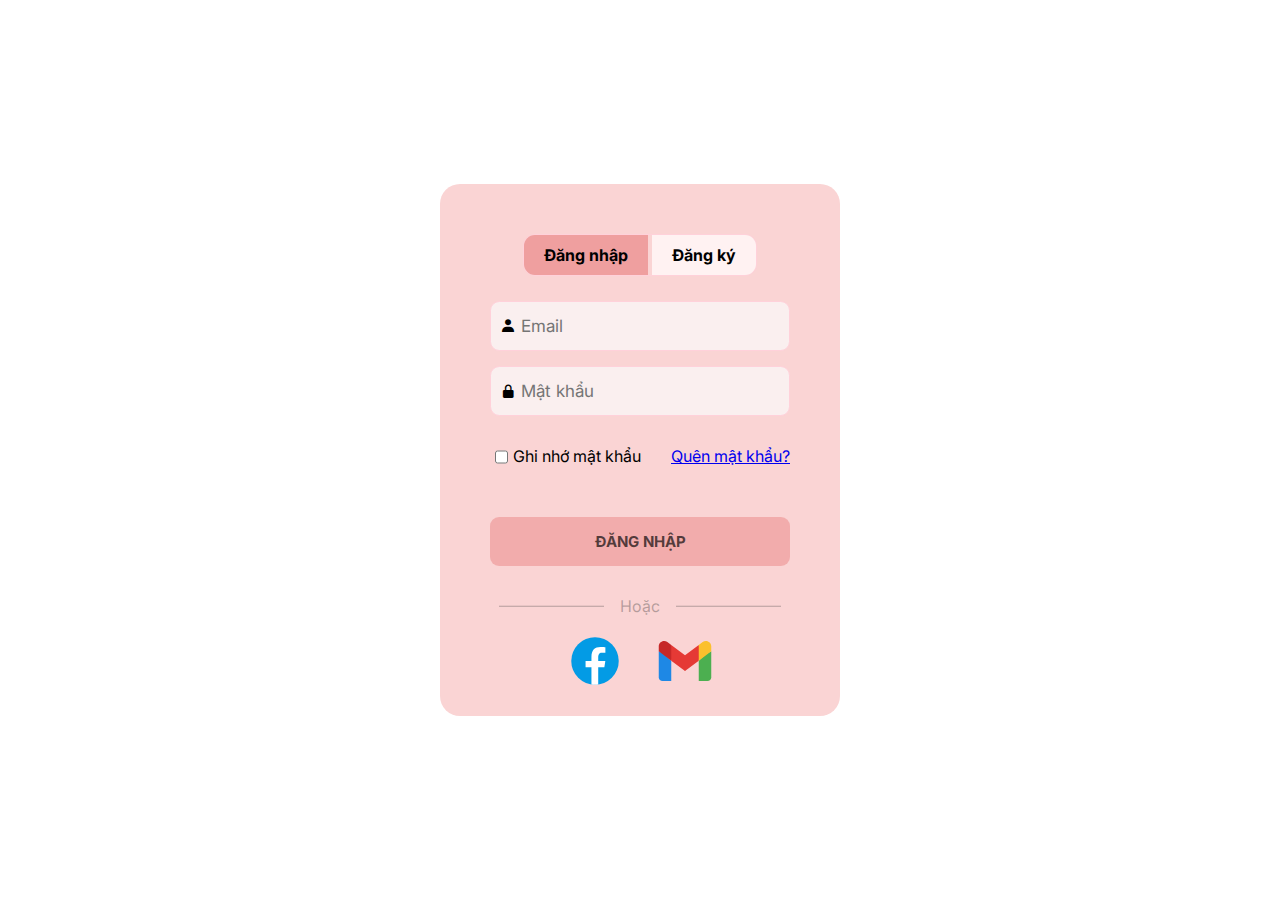
<file: sign-in_sign-up/index.html>
<!DOCTYPE html>
<html lang="en">
<head>
    <meta charset="UTF-8">
    <meta name="viewport" content="width=device-width, initial-scale=1.0">
    <title></title>
    <link rel="stylesheet" href="main.css">

    <link href='https://unpkg.com/boxicons@2.1.4/css/boxicons.min.css' rel='stylesheet'>

    <link rel="preconnect" href="https://fonts.googleapis.com">
    <link rel="preconnect" href="https://fonts.gstatic.com" crossorigin>
    <link href="https://fonts.googleapis.com/css2?family=Inter:wght@400;500;600;700&family=Slackey&display=swap" rel="stylesheet">
</head>
<body>
    <form class="form">
        <div class="tabs">
            <tab class="tab active" data-target="login-form">Đăng nhập</tab>
            <tab class="tab" data-target="register-form">Đăng ký</tab>
        </div>
    
        <div class="form-contents">
            <!--dang nhap-->
            <div class="login-form" id="login-form">
                <div class="text-field">
                    <i class="bx bxs-user"></i>
                    <input type="text" placeholder="Email" required>
                </div>
            
                <div class="text-field">
                    <input type="password" placeholder="Mật khẩu" required>
                    <i class="bx bxs-lock-alt"></i>
                </div>
                
                <div class="remember-forgot">
                    <label><input type="checkbox"><p>Ghi nhớ mật khẩu</p></label>
                    <a href=#>Quên mật khẩu?</a>
                </div>

                <button type="submit" class="btn">ĐĂNG NHẬP</button>
                <div class="register-link">
                    <p>
                        Hoặc
                    </p>
                </div>
                <div class="social-media-icons">
                    <a href="#" aria-label="Facebook">
                        <svg xmlns="http://www.w3.org/2000/svg" x="0px" y="0px" width="100" height="100" viewBox="0 0 48 48">
                            <path fill="#039be5" d="M24 5A19 19 0 1 0 24 43A19 19 0 1 0 24 5Z"></path><path fill="#fff" d="M26.572,29.036h4.917l0.772-4.995h-5.69v-2.73c0-2.075,0.678-3.915,2.619-3.915h3.119v-4.359c-0.548-0.074-1.707-0.236-3.897-0.236c-4.573,0-7.254,2.415-7.254,7.917v3.323h-4.701v4.995h4.701v13.729C22.089,42.905,23.032,43,24,43c0.875,0,1.729-0.08,2.572-0.194V29.036z"></path>
                        </svg>
                    </a>
                    <a href="#" aria-label="Gmail">
                        <svg xmlns="http://www.w3.org/2000/svg" x="0px" y="0px" width="100" height="100" viewBox="0 0 48 48">
                            <path fill="#4caf50" d="M45,16.2l-5,2.75l-5,4.75L35,40h7c1.657,0,3-1.343,3-3V16.2z"></path><path fill="#1e88e5" d="M3,16.2l3.614,1.71L13,23.7V40H6c-1.657,0-3-1.343-3-3V16.2z"></path><polygon fill="#e53935" points="35,11.2 24,19.45 13,11.2 12,17 13,23.7 24,31.95 35,23.7 36,17"></polygon><path fill="#c62828" d="M3,12.298V16.2l10,7.5V11.2L9.876,8.859C9.132,8.301,8.228,8,7.298,8h0C4.924,8,3,9.924,3,12.298z"></path><path fill="#fbc02d" d="M45,12.298V16.2l-10,7.5V11.2l3.124-2.341C38.868,8.301,39.772,8,40.702,8h0 C43.076,8,45,9.924,45,12.298z"></path>
                        </svg>
                    </a>
                </div>
            </div>
    
            <!--dang ky-->
            <div class="register-form" id="register-form" style="display: none;">
                <div class="text-field">
                    <input type="text" placeholder="Họ tên" required>
                    <i class="bx bxs-user"></i>    
                </div>


                <div class="text-field">
                    <input type="text" placeholder="Email" required>
                    <i class="bx bxl-gmail"></i>    
                </div>

            
                <div class="text-field">
                    <input type="text" placeholder="Mật khẩu" required>
                    <i class="bx bxs-lock-alt"></i>    
                </div>
                
                <div class="text-field">
                    <input type="text" placeholder="Nhập lại mật khẩu" required>
                    <i class="bx bxs-lock-alt"></i>    
                </div>

                <div class="already-have">
                    <p>Đã có tài khoản?</p>
                    <a href=#>Đăng nhập</a>
                </div>

                <button type="submit" class="btn">ĐĂNG KÝ</button>
                
                <div class="register-link">
                    <p>
                        Hoặc
                    </p>
                </div>
                <div class="social-media-icons">
                    <a href="#" aria-label="Facebook">
                        <svg xmlns="http://www.w3.org/2000/svg" x="0px" y="0px" width="100" height="100" viewBox="0 0 48 48">
                            <path fill="#039be5" d="M24 5A19 19 0 1 0 24 43A19 19 0 1 0 24 5Z"></path><path fill="#fff" d="M26.572,29.036h4.917l0.772-4.995h-5.69v-2.73c0-2.075,0.678-3.915,2.619-3.915h3.119v-4.359c-0.548-0.074-1.707-0.236-3.897-0.236c-4.573,0-7.254,2.415-7.254,7.917v3.323h-4.701v4.995h4.701v13.729C22.089,42.905,23.032,43,24,43c0.875,0,1.729-0.08,2.572-0.194V29.036z"></path>
                        </svg>
                    </a>
                    <a href="#" aria-label="Gmail">
                        <svg xmlns="http://www.w3.org/2000/svg" x="0px" y="0px" width="100" height="100" viewBox="0 0 48 48">
                            <path fill="#4caf50" d="M45,16.2l-5,2.75l-5,4.75L35,40h7c1.657,0,3-1.343,3-3V16.2z"></path><path fill="#1e88e5" d="M3,16.2l3.614,1.71L13,23.7V40H6c-1.657,0-3-1.343-3-3V16.2z"></path><polygon fill="#e53935" points="35,11.2 24,19.45 13,11.2 12,17 13,23.7 24,31.95 35,23.7 36,17"></polygon><path fill="#c62828" d="M3,12.298V16.2l10,7.5V11.2L9.876,8.859C9.132,8.301,8.228,8,7.298,8h0C4.924,8,3,9.924,3,12.298z"></path><path fill="#fbc02d" d="M45,12.298V16.2l-10,7.5V11.2l3.124-2.341C38.868,8.301,39.772,8,40.702,8h0 C43.076,8,45,9.924,45,12.298z"></path>
                        </svg>
                    </a>
                </div>
            </div>
        </div>
    </form>
    <script src="tabs.js"></script>
</body>
</html>
</file>
<file: sign-in_sign-up/main.css>
@import url("http://fonts.googleapis.com/css2?family=Inter:wght@300;400;500;600;700;800;900&display=swap");

* {
    margin: 0;
    padding: 0;
    box-sizing: border-box;
    font-family: "Inter", sans-serif;
}

body {
    display: flex;
    justify-content: center;
    align-items: center;
    min-height: 100vh;
    background: rgb(255, 255, 255);
}


.form {
    padding: 50px 50px 20px 50px;
    display: flex;
    flex-direction: column; 
    align-items: center;
    border-radius: 20px;
    background-color: #FAD4D4;
    border-width: 3px;
    height: max-content;
    width: -webkit-max-content;
    width: max-content;
    gap: 15px;
}

.form-contents input {
    display: block; 
    margin-bottom: 10px; 
    border-radius: 9.28px;
    align-items: center;
    justify-content: center;
    width: 300px;
    height: 50px;
    background: #FFD1DA;
    margin: 10px 0 15px 0;
    position: relative;
    font-size: 17px;
}


.form-contents input {
    display: block; 
    margin-bottom: 10px; 
    border-radius: 9.28px;
    align-items: center;
    justify-content: center;
    width: 300px;
    height: 50px;
    background: #FAEFEF;
    margin: 10px 0 15px 0;
    position: relative;
    font-size: 17px;
}

.remember-forgot {
    padding-bottom: 5px;
    display: flex;
    align-items: center;
    justify-content: space-between;
    flex-basis: auto;
    white-space: nowrap; 
}

.remember-forgot label {
    display: flex;
    align-items: center;
    width: -webkit-max-content;
    width: max-content;
    width: 10px;
}

.remember-forgot input[type="checkbox"] {
    margin: 1.4px 5px 0;
    font-family: 'Inter', sans-serif;
    font-weight: 400;
}

.remember-forgot p {
    width: auto;
}

.already-have {
    display: flex;
    align-items: center;
    padding-top: 10px;
}

.already-have p {
    margin-right: 10px;
    margin-left: 40px;
}

.already-have a {
    white-space: nowrap;
}


.form-contents .btn {
    display: flex;
    justify-content: center;
    align-items: center;
    padding: 10px 0;
    background-color: #ef9f9fbe;
    color: #FFF2F2;
    font-weight: bold;
    padding: 15px 20px 15px 20px;
    width: 100%;
    margin: 30px 0 30px 0px;
    border-radius: 9px;
    border-style: none;   
    font-size: 15px;
    color: rgba(0, 0, 0, 0.675);
    font-family: 'Inter', sans-serif;
    font-weight: bold;
}

.form-contents .btn:hover {
    background-color: #F47C7C;
    font-family: 'Inter', sans-serif;
    font-weight: bold;
    color: black;
}

.form-contents .register-link {
    display: flex;
    justify-content: center;
    align-items: center;
    position: relative;
    color: #302f2f57;
}

.form-contents .register-link::before,
.form-contents .register-link::after {
    content: "";
    position: absolute;
    top: 50%;
    width: 35%;
    height: 0.5px;
    background-color: #302f2f57;
    transform: translateY(-50%);
}

.form-contents .register-link::before {
    left: 3%;
}

.form-contents .register-link::after {
    right: 3%;
}

.form-contents .social-media-icons {
    display: flex;
    justify-content: center;
  }
  
.form-contents .social-media-icons a {
    display: flex;
    align-items: center;
    justify-content: center;
    width: 80px;
    height: 60px;
    padding: 10px 0 0 0;
    margin: 10px 5px;
}
  
.form-contents .social-media-icons svg {
    width: 120%;
    height: 120%;
}


.text-field{
    position: relative;
}

.text-field i{
    position: absolute;
    transform: translateY(-50%);
    left: 10px;
    top: 50%;
    z-index: 2;
}

.text-field input{
    padding-left: 30px;
    border: 0.1px solid #FFD1DA;
}

.tabs {
    border: 1px solid #FFD1DA;
    border-radius: 12px;
    overflow: hidden;
    gap: 0;
    font-family: 'Inter', sans-serif;
    font-weight: bold;
}
  
.tab {
    display: inline-block;
    padding: 10px 20px;
    background-color: #FFF2F2;
    cursor: pointer;
    margin: 0;
    gap: 0;
    font-weight: bold;
    font-family: 'Inter', sans-serif;
}
  
.tab.active {
    background-color: #EF9F9F;
    color: #000000;
    font-family: 'Inter', sans-serif;
    font-weight: bold;
}
    
.tab:hover {
    background-color: #F47C7C;
    font-family: 'Inter', sans-serif;
    font-weight: bold;
}
</file>
